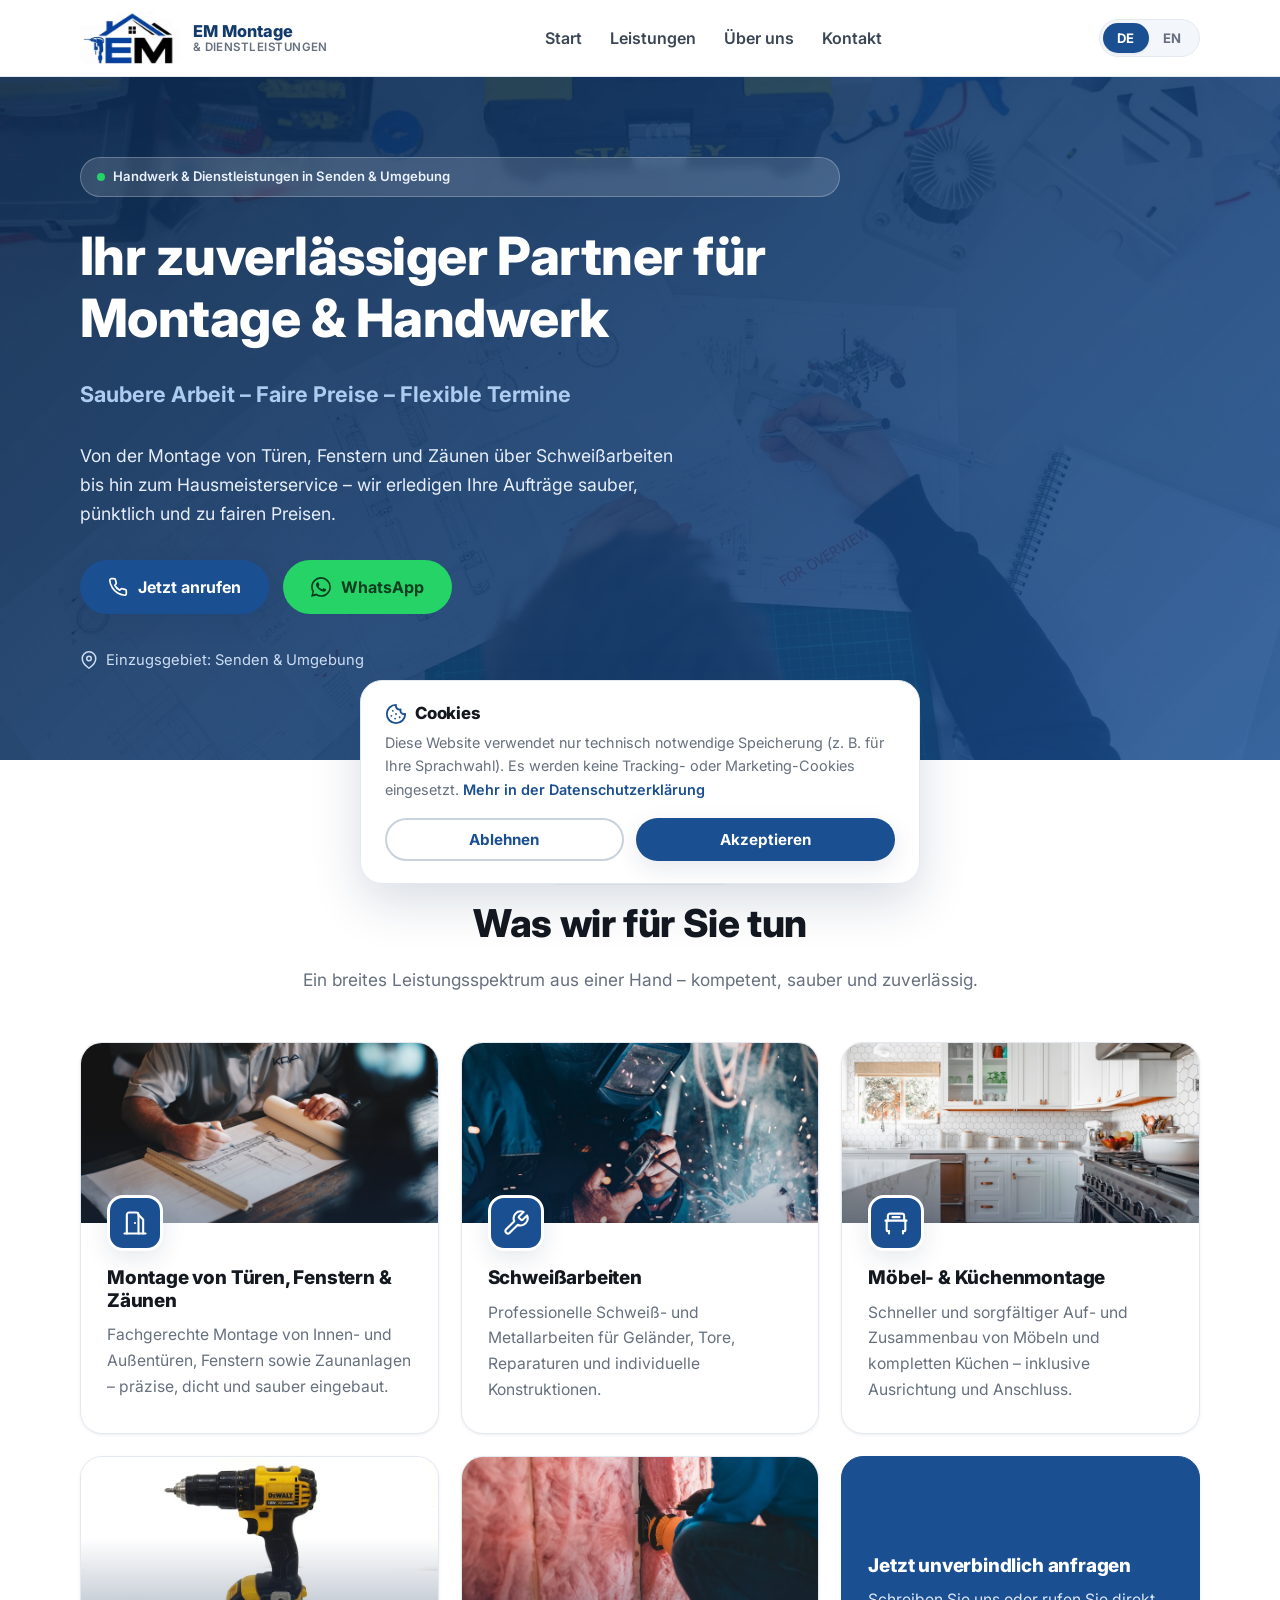
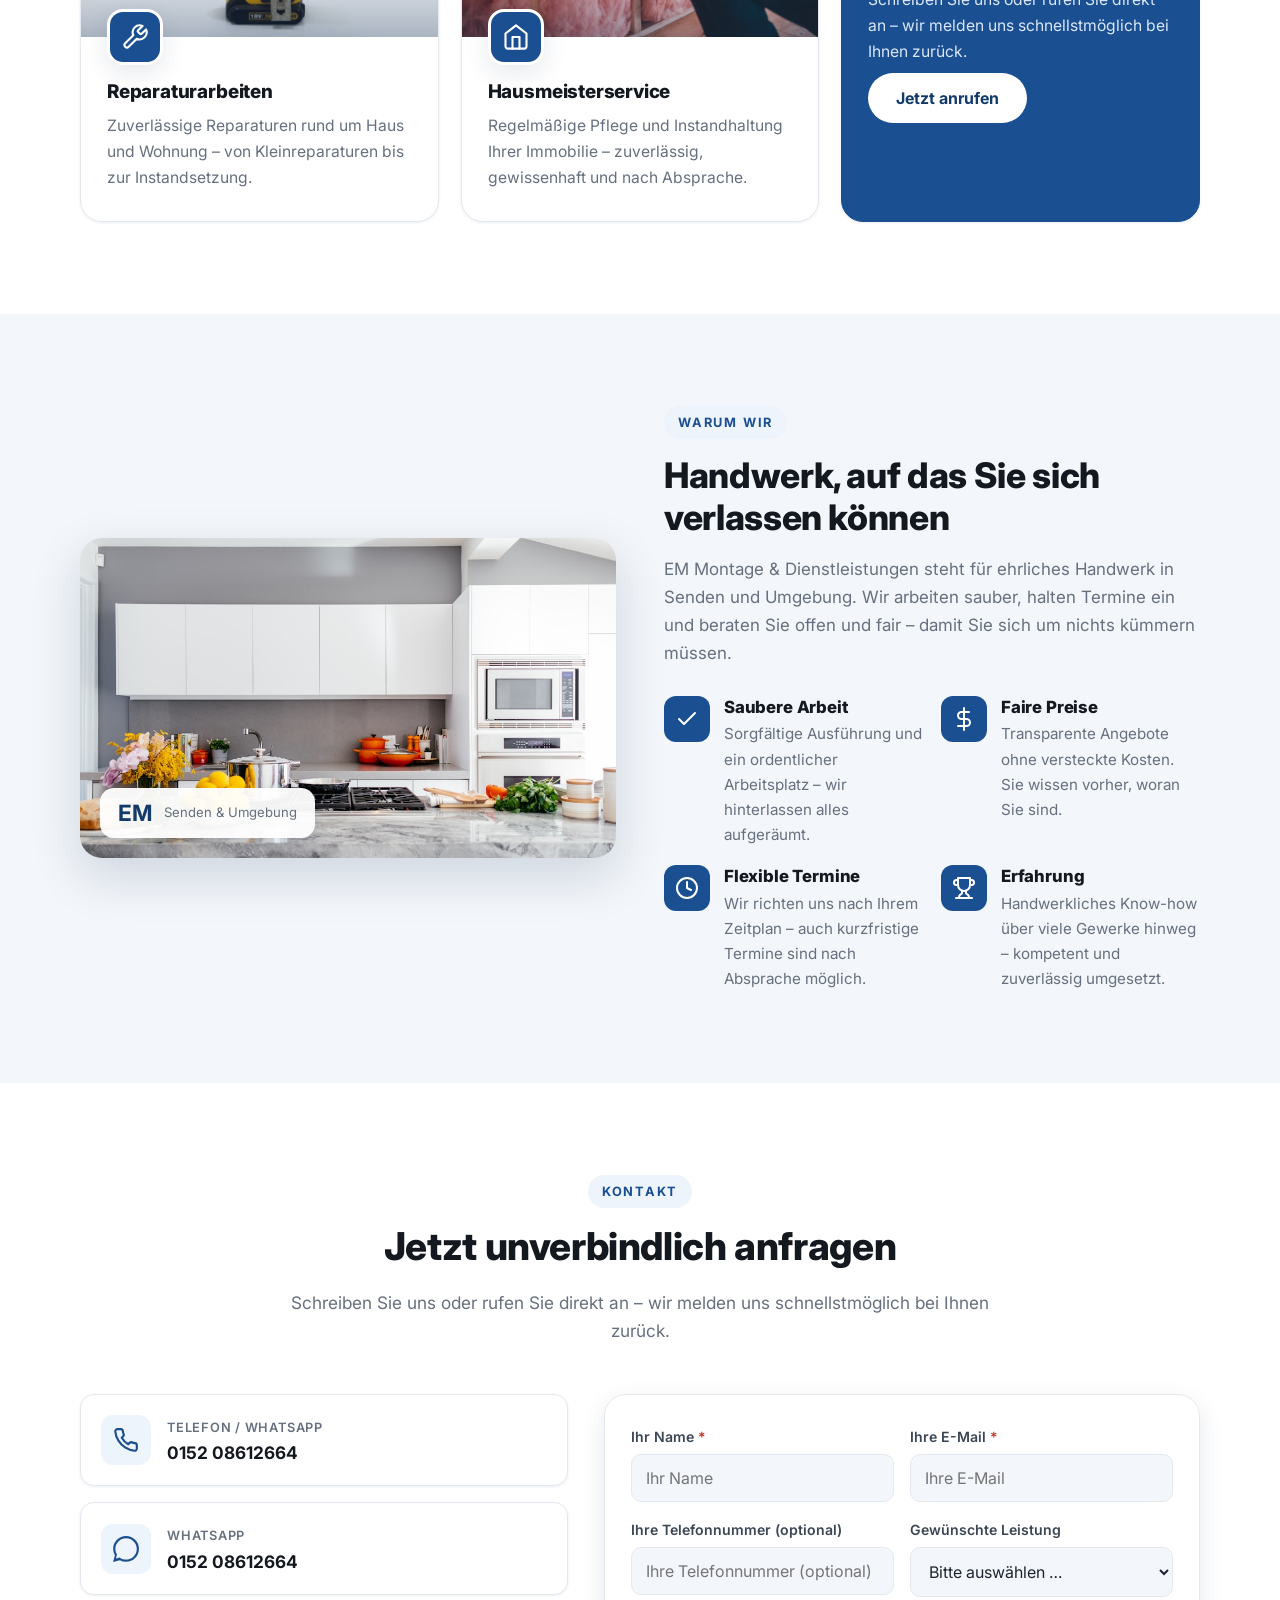
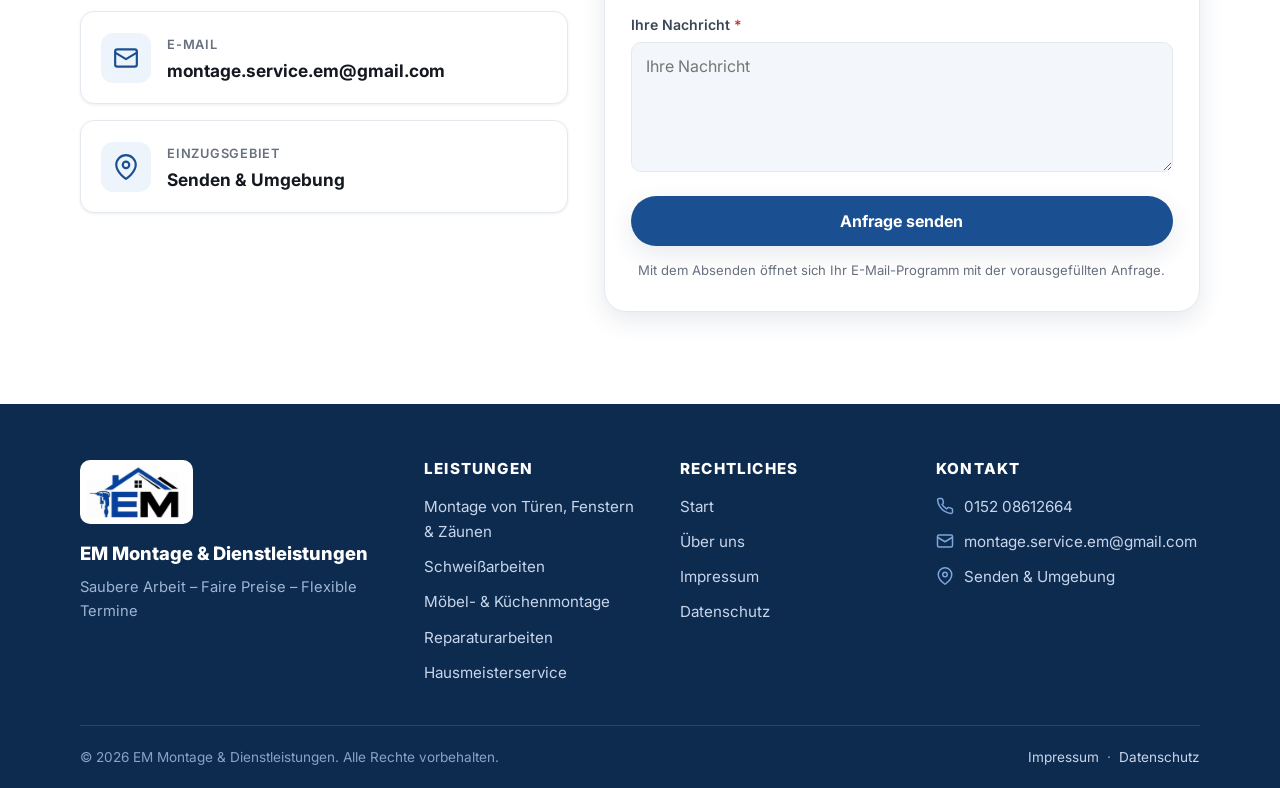
<file: index.html>
<!DOCTYPE html>
<html lang="de">
  <head>
    <meta charset="UTF-8" />
    <meta name="viewport" content="width=device-width, initial-scale=1.0" />
    <title data-i18n="meta.title">EM Montage & Dienstleistungen – Senden & Umgebung</title>
    <meta name="description" data-i18n-attr="content:meta.description" content="EM Montage & Dienstleistungen aus Senden: Montage von Türen, Fenstern & Zäunen, Schweißarbeiten, Möbel- & Küchenmontage, Reparaturen und Hausmeisterservice." />
    <meta name="theme-color" content="#1a4f91" />

    <!-- Link-Vorschau (Open Graph / WhatsApp, Facebook, LinkedIn …) -->
    <meta property="og:type" content="website" />
    <meta property="og:site_name" content="EM Montage & Dienstleistungen" />
    <meta property="og:title" content="EM Montage & Dienstleistungen – Senden & Umgebung" />
    <meta property="og:description" content="Saubere Arbeit – Faire Preise – Flexible Termine. Montage von Türen, Fenstern & Zäunen, Schweißarbeiten, Möbel- & Küchenmontage, Reparaturen und Hausmeisterservice." />
    <meta property="og:url" content="https://stuttgarterwebsite2026-source.github.io/EM_Montage/" />
    <meta property="og:image" content="https://stuttgarterwebsite2026-source.github.io/EM_Montage/assets/img/og-image.png" />
    <meta property="og:image:width" content="1200" />
    <meta property="og:image:height" content="630" />
    <meta property="og:image:alt" content="EM Montage & Dienstleistungen Logo" />
    <meta property="og:locale" content="de_DE" />
    <!-- Twitter / X -->
    <meta name="twitter:card" content="summary_large_image" />
    <meta name="twitter:title" content="EM Montage & Dienstleistungen – Senden & Umgebung" />
    <meta name="twitter:description" content="Saubere Arbeit – Faire Preise – Flexible Termine. Handwerk & Dienstleistungen in Senden & Umgebung." />
    <meta name="twitter:image" content="https://stuttgarterwebsite2026-source.github.io/EM_Montage/assets/img/og-image.png" />

    <!-- Schriftart -->
    <link rel="preconnect" href="https://fonts.googleapis.com" />
    <link rel="preconnect" href="https://fonts.gstatic.com" crossorigin />
    <link
      href="https://fonts.googleapis.com/css2?family=Inter:wght@400;500;600;700;800&display=swap"
      rel="stylesheet"
    />

    <link rel="icon" type="image/png" href="assets/img/favicon.png" />
    <link rel="stylesheet" href="css/styles.css" />
  </head>
  <body>
    <a class="skip-link" href="#leistungen">Zum Inhalt springen</a>

    <!-- ====================== HEADER / NAVBAR ====================== -->
    <header class="site-header">
      <div class="container navbar">
        <a class="brand" href="#start" aria-label="EM Montage & Dienstleistungen – Startseite">
          <img
            class="brand__logo"
            src="assets/img/EM_Montage_logo.png"
            alt="EM Montage & Dienstleistungen Logo"
          />
          <span class="brand__text">
            <span class="brand__name">EM Montage</span>
            <span class="brand__sub">& Dienstleistungen</span>
          </span>
        </a>

        <nav class="nav" id="primary-nav" aria-label="Hauptnavigation">
          <ul class="nav__list">
            <li><a class="nav__link" href="#start" data-i18n="nav.home">Start</a></li>
            <li><a class="nav__link" href="#leistungen" data-i18n="nav.services">Leistungen</a></li>
            <li><a class="nav__link" href="#ueber-uns" data-i18n="nav.about">Über uns</a></li>
            <li><a class="nav__link" href="#kontakt" data-i18n="nav.contact">Kontakt</a></li>
          </ul>
        </nav>

        <div class="nav-actions">
          <div class="lang-switch" role="group" data-i18n-attr="aria-label:nav.langLabel" aria-label="Sprache wechseln">
            <button type="button" class="lang-btn" data-lang-btn="de" aria-pressed="true">DE</button>
            <button type="button" class="lang-btn" data-lang-btn="en" aria-pressed="false">EN</button>
          </div>
          <button
            type="button"
            class="nav-toggle"
            data-nav-toggle
            aria-expanded="false"
            aria-controls="primary-nav"
            data-i18n-attr="aria-label:nav.menu"
            aria-label="Menü öffnen"
          >
            <span></span><span></span><span></span>
          </button>
        </div>
      </div>
    </header>

    <main>
      <!-- ====================== HERO ====================== -->
      <section class="hero" id="start">
        <div class="container">
          <div class="hero__inner">
            <span class="hero__badge" data-i18n="hero.badge"></span>
            <h1 class="hero__title" data-i18n="hero.title"></h1>
            <p class="hero__slogan" data-i18n="hero.slogan"></p>
            <p class="hero__text" data-i18n="hero.text"></p>
            <div class="hero__actions">
              <a class="btn btn--primary" href="tel:+4915208612664">
                <svg viewBox="0 0 24 24" fill="none" stroke="currentColor" stroke-width="2" stroke-linecap="round" stroke-linejoin="round" aria-hidden="true"><path d="M22 16.92v3a2 2 0 0 1-2.18 2 19.79 19.79 0 0 1-8.63-3.07 19.5 19.5 0 0 1-6-6 19.79 19.79 0 0 1-3.07-8.67A2 2 0 0 1 4.11 2h3a2 2 0 0 1 2 1.72c.13.96.36 1.9.7 2.81a2 2 0 0 1-.45 2.11L8.09 9.91a16 16 0 0 0 6 6l1.27-1.27a2 2 0 0 1 2.11-.45c.91.34 1.85.57 2.81.7A2 2 0 0 1 22 16.92z"/></svg>
                <span data-i18n="hero.callBtn">Jetzt anrufen</span>
              </a>
              <a class="btn btn--whatsapp" href="https://wa.me/4915208612664" target="_blank" rel="noopener">
                <svg viewBox="0 0 24 24" fill="currentColor" aria-hidden="true"><path d="M.057 24l1.687-6.163a11.867 11.867 0 0 1-1.587-5.946C.16 5.335 5.495 0 12.05 0a11.817 11.817 0 0 1 8.413 3.488 11.824 11.824 0 0 1 3.48 8.414c-.003 6.557-5.338 11.892-11.893 11.892a11.9 11.9 0 0 1-5.688-1.448L.057 24zm6.597-3.807c1.676.995 3.276 1.591 5.392 1.592 5.448 0 9.886-4.434 9.889-9.885.002-5.462-4.415-9.89-9.881-9.892-5.452 0-9.887 4.434-9.889 9.884a9.86 9.86 0 0 0 1.512 5.26l-.999 3.648 3.736-.981zm11.387-5.464c-.074-.124-.272-.198-.57-.347-.297-.149-1.758-.868-2.031-.967-.272-.099-.47-.149-.669.149-.198.297-.768.967-.941 1.165-.173.198-.347.223-.644.074-.297-.149-1.255-.462-2.39-1.475-.883-.788-1.48-1.761-1.653-2.059-.173-.297-.018-.458.13-.606.134-.133.297-.347.446-.521.151-.172.2-.296.3-.495.099-.198.05-.372-.025-.521-.075-.148-.669-1.611-.916-2.206-.242-.579-.487-.501-.669-.51l-.57-.01c-.198 0-.52.074-.792.372s-1.04 1.016-1.04 2.479 1.065 2.876 1.213 3.074c.149.198 2.095 3.2 5.076 4.487.71.306 1.263.489 1.694.626.712.226 1.36.194 1.872.118.571-.085 1.758-.719 2.006-1.413.247-.694.247-1.289.173-1.413z"/></svg>
                <span data-i18n="hero.whatsappBtn">WhatsApp</span>
              </a>
            </div>
            <span class="hero__region">
              <svg viewBox="0 0 24 24" fill="none" stroke="currentColor" stroke-width="2" stroke-linecap="round" stroke-linejoin="round" aria-hidden="true"><path d="M21 10c0 7-9 13-9 13s-9-6-9-13a9 9 0 0 1 18 0z"/><circle cx="12" cy="10" r="3"/></svg>
              <span data-i18n="hero.regionLabel"></span>
            </span>
          </div>
        </div>
      </section>

      <!-- ====================== LEISTUNGEN ====================== -->
      <section class="section" id="leistungen">
        <div class="container">
          <div class="section__head" data-reveal>
            <span class="eyebrow" data-i18n="services.eyebrow"></span>
            <h2 class="section__title" data-i18n="services.title"></h2>
            <p class="section__subtitle" data-i18n="services.subtitle"></p>
          </div>

          <div class="services-grid">
            <!-- 1: Türen, Fenster, Zäune -->
            <article class="service-card" data-reveal data-reveal-delay="1">
              <div class="service-card__media">
                <img src="assets/img/service-tueren.jpg" alt="Montage von Türen und Fenstern" loading="lazy" />
              </div>
              <div class="service-card__body">
                <span class="service-card__icon">
                  <svg viewBox="0 0 24 24" fill="none" stroke="currentColor" stroke-width="1.8" stroke-linecap="round" stroke-linejoin="round" aria-hidden="true"><path d="M3 21h18"/><path d="M5 21V5a2 2 0 0 1 2-2h6a2 2 0 0 1 2 2v16"/><path d="M12 12h.01"/><path d="M19 21V9l-4-4"/></svg>
                </span>
                <h3 class="service-card__title" data-i18n="services.1.title"></h3>
                <p class="service-card__text" data-i18n="services.1.text"></p>
              </div>
            </article>

            <!-- 2: Schweißarbeiten -->
            <article class="service-card" data-reveal data-reveal-delay="2">
              <div class="service-card__media">
                <img src="assets/img/service-schweissen.jpg" alt="Schweißarbeiten" loading="lazy" />
              </div>
              <div class="service-card__body">
                <span class="service-card__icon">
                  <svg viewBox="0 0 24 24" fill="none" stroke="currentColor" stroke-width="1.8" stroke-linecap="round" stroke-linejoin="round" aria-hidden="true"><path d="M14.7 6.3a1 1 0 0 0 0 1.4l1.6 1.6a1 1 0 0 0 1.4 0l3.77-3.77a6 6 0 0 1-7.94 7.94l-6.91 6.91a2.12 2.12 0 0 1-3-3l6.91-6.91a6 6 0 0 1 7.94-7.94l-3.76 3.76z"/></svg>
                </span>
                <h3 class="service-card__title" data-i18n="services.2.title"></h3>
                <p class="service-card__text" data-i18n="services.2.text"></p>
              </div>
            </article>

            <!-- 3: Möbel- & Küchenmontage -->
            <article class="service-card" data-reveal data-reveal-delay="3">
              <div class="service-card__media">
                <img src="assets/img/service-kueche.jpg" alt="Möbel- und Küchenmontage" loading="lazy" />
              </div>
              <div class="service-card__body">
                <span class="service-card__icon">
                  <svg viewBox="0 0 24 24" fill="none" stroke="currentColor" stroke-width="1.8" stroke-linecap="round" stroke-linejoin="round" aria-hidden="true"><path d="M3 10h18"/><path d="M5 10V6a2 2 0 0 1 2-2h10a2 2 0 0 1 2 2v4"/><path d="M4 10v8a1 1 0 0 0 1 1h1"/><path d="M20 10v8a1 1 0 0 1-1 1h-1"/><path d="M6 19v2"/><path d="M18 19v2"/><path d="M9 7h6"/></svg>
                </span>
                <h3 class="service-card__title" data-i18n="services.3.title"></h3>
                <p class="service-card__text" data-i18n="services.3.text"></p>
              </div>
            </article>

            <!-- 4: Reparaturarbeiten -->
            <article class="service-card" data-reveal data-reveal-delay="1">
              <div class="service-card__media">
                <img src="assets/img/service-reparatur.jpg" alt="Reparaturarbeiten" loading="lazy" />
              </div>
              <div class="service-card__body">
                <span class="service-card__icon">
                  <svg viewBox="0 0 24 24" fill="none" stroke="currentColor" stroke-width="1.8" stroke-linecap="round" stroke-linejoin="round" aria-hidden="true"><path d="M14.7 6.3a1 1 0 0 0 0 1.4l1.6 1.6a1 1 0 0 0 1.4 0l3.77-3.77a6 6 0 0 1-7.94 7.94l-6.91 6.91a2.12 2.12 0 0 1-3-3l6.91-6.91a6 6 0 0 1 7.94-7.94l-3.76 3.76z"/></svg>
                </span>
                <h3 class="service-card__title" data-i18n="services.4.title"></h3>
                <p class="service-card__text" data-i18n="services.4.text"></p>
              </div>
            </article>

            <!-- 5: Hausmeisterservice -->
            <article class="service-card" data-reveal data-reveal-delay="2">
              <div class="service-card__media">
                <img src="assets/img/service-hausmeister.jpg" alt="Hausmeisterservice" loading="lazy" />
              </div>
              <div class="service-card__body">
                <span class="service-card__icon">
                  <svg viewBox="0 0 24 24" fill="none" stroke="currentColor" stroke-width="1.8" stroke-linecap="round" stroke-linejoin="round" aria-hidden="true"><path d="m3 9 9-7 9 7v11a2 2 0 0 1-2 2H5a2 2 0 0 1-2-2z"/><path d="M9 22V12h6v10"/></svg>
                </span>
                <h3 class="service-card__title" data-i18n="services.5.title"></h3>
                <p class="service-card__text" data-i18n="services.5.text"></p>
              </div>
            </article>

            <!-- CTA-Karte -->
            <article class="service-card service-card--cta" data-reveal data-reveal-delay="3" style="background:var(--blue);border-color:var(--blue);color:#fff;">
              <h3 class="service-card__title" style="color:#fff" data-i18n="contact.title"></h3>
              <p class="service-card__text" style="color:#dbe7f7" data-i18n="contact.subtitle"></p>
              <a class="btn btn--light" href="#kontakt" style="margin-top:8px;align-self:flex-start" data-i18n="hero.callBtn"></a>
            </article>
          </div>
        </div>
      </section>

      <!-- ====================== ÜBER UNS ====================== -->
      <section class="section section--tint" id="ueber-uns">
        <div class="container">
          <div class="about">
            <div class="about__media" data-reveal>
              <img
                src="assets/img/about.jpg"
                alt="Handwerker bei der Arbeit"
                loading="lazy"
              />
              <div class="about__badge">
                <strong>EM</strong>
                <span data-i18n="footer.region">Senden &amp; Umgebung</span>
              </div>
            </div>

            <div data-reveal data-reveal-delay="1">
              <span class="eyebrow" data-i18n="about.eyebrow"></span>
              <h2 class="about__title" data-i18n="about.title"></h2>
              <p class="about__text" data-i18n="about.text"></p>

              <div class="trust-grid">
                <div class="trust-item">
                  <span class="trust-item__icon">
                    <svg viewBox="0 0 24 24" fill="none" stroke="currentColor" stroke-width="2" stroke-linecap="round" stroke-linejoin="round" aria-hidden="true"><path d="M20 6 9 17l-5-5"/></svg>
                  </span>
                  <div>
                    <h3 data-i18n="about.point1.title"></h3>
                    <p data-i18n="about.point1.text"></p>
                  </div>
                </div>
                <div class="trust-item">
                  <span class="trust-item__icon">
                    <svg viewBox="0 0 24 24" fill="none" stroke="currentColor" stroke-width="2" stroke-linecap="round" stroke-linejoin="round" aria-hidden="true"><line x1="12" y1="1" x2="12" y2="23"/><path d="M17 5H9.5a3.5 3.5 0 0 0 0 7h5a3.5 3.5 0 0 1 0 7H6"/></svg>
                  </span>
                  <div>
                    <h3 data-i18n="about.point2.title"></h3>
                    <p data-i18n="about.point2.text"></p>
                  </div>
                </div>
                <div class="trust-item">
                  <span class="trust-item__icon">
                    <svg viewBox="0 0 24 24" fill="none" stroke="currentColor" stroke-width="2" stroke-linecap="round" stroke-linejoin="round" aria-hidden="true"><circle cx="12" cy="12" r="10"/><polyline points="12 6 12 12 16 14"/></svg>
                  </span>
                  <div>
                    <h3 data-i18n="about.point3.title"></h3>
                    <p data-i18n="about.point3.text"></p>
                  </div>
                </div>
                <div class="trust-item">
                  <span class="trust-item__icon">
                    <svg viewBox="0 0 24 24" fill="none" stroke="currentColor" stroke-width="2" stroke-linecap="round" stroke-linejoin="round" aria-hidden="true"><path d="M6 9H4.5a2.5 2.5 0 0 1 0-5H6"/><path d="M18 9h1.5a2.5 2.5 0 0 0 0-5H18"/><path d="M4 22h16"/><path d="M10 14.66V17c0 .55-.47.98-.97 1.21C7.85 18.75 7 20.24 7 22"/><path d="M14 14.66V17c0 .55.47.98.97 1.21C16.15 18.75 17 20.24 17 22"/><path d="M18 2H6v7a6 6 0 0 0 12 0V2Z"/></svg>
                  </span>
                  <div>
                    <h3 data-i18n="about.point4.title"></h3>
                    <p data-i18n="about.point4.text"></p>
                  </div>
                </div>
              </div>
            </div>
          </div>
        </div>
      </section>

      <!-- ====================== KONTAKT ====================== -->
      <section class="section" id="kontakt">
        <div class="container">
          <div class="section__head" data-reveal>
            <span class="eyebrow" data-i18n="contact.eyebrow"></span>
            <h2 class="section__title" data-i18n="contact.title"></h2>
            <p class="section__subtitle" data-i18n="contact.subtitle"></p>
          </div>

          <div class="contact">
            <!-- Kontaktinfos -->
            <div class="contact-info" data-reveal>
              <a class="contact-card" href="tel:+4915208612664">
                <span class="contact-card__icon">
                  <svg viewBox="0 0 24 24" fill="none" stroke="currentColor" stroke-width="2" stroke-linecap="round" stroke-linejoin="round" aria-hidden="true"><path d="M22 16.92v3a2 2 0 0 1-2.18 2 19.79 19.79 0 0 1-8.63-3.07 19.5 19.5 0 0 1-6-6 19.79 19.79 0 0 1-3.07-8.67A2 2 0 0 1 4.11 2h3a2 2 0 0 1 2 1.72c.13.96.36 1.9.7 2.81a2 2 0 0 1-.45 2.11L8.09 9.91a16 16 0 0 0 6 6l1.27-1.27a2 2 0 0 1 2.11-.45c.91.34 1.85.57 2.81.7A2 2 0 0 1 22 16.92z"/></svg>
                </span>
                <span>
                  <span class="contact-card__label" data-i18n="contact.phoneLabel"></span><br />
                  <span class="contact-card__value">0152 08612664</span>
                </span>
              </a>

              <a class="contact-card" href="https://wa.me/4915208612664" target="_blank" rel="noopener">
                <span class="contact-card__icon">
                  <svg viewBox="0 0 24 24" fill="currentColor" aria-hidden="true"><path d="M.057 24l1.687-6.163a11.867 11.867 0 0 1-1.587-5.946C.16 5.335 5.495 0 12.05 0a11.817 11.817 0 0 1 8.413 3.488 11.824 11.824 0 0 1 3.48 8.414c-.003 6.557-5.338 11.892-11.893 11.892a11.9 11.9 0 0 1-5.688-1.448L.057 24zm6.597-3.807c1.676.995 3.276 1.591 5.392 1.592 5.448 0 9.886-4.434 9.889-9.885.002-5.462-4.415-9.89-9.881-9.892-5.452 0-9.887 4.434-9.889 9.884a9.86 9.86 0 0 0 1.512 5.26l-.999 3.648 3.736-.981z"/></svg>
                </span>
                <span>
                  <span class="contact-card__label">WhatsApp</span><br />
                  <span class="contact-card__value">0152 08612664</span>
                </span>
              </a>

              <a class="contact-card" href="mailto:montage.service.em@gmail.com">
                <span class="contact-card__icon">
                  <svg viewBox="0 0 24 24" fill="none" stroke="currentColor" stroke-width="2" stroke-linecap="round" stroke-linejoin="round" aria-hidden="true"><rect x="2" y="4" width="20" height="16" rx="2"/><path d="m22 7-10 6L2 7"/></svg>
                </span>
                <span>
                  <span class="contact-card__label" data-i18n="contact.emailLabel"></span><br />
                  <span class="contact-card__value">montage.service.em@gmail.com</span>
                </span>
              </a>

              <div class="contact-card">
                <span class="contact-card__icon">
                  <svg viewBox="0 0 24 24" fill="none" stroke="currentColor" stroke-width="2" stroke-linecap="round" stroke-linejoin="round" aria-hidden="true"><path d="M21 10c0 7-9 13-9 13s-9-6-9-13a9 9 0 0 1 18 0z"/><circle cx="12" cy="10" r="3"/></svg>
                </span>
                <span>
                  <span class="contact-card__label" data-i18n="contact.regionTitle"></span><br />
                  <span class="contact-card__value" data-i18n="contact.regionValue"></span>
                </span>
              </div>
            </div>

            <!-- Kontaktformular -->
            <form class="contact-form" id="contact-form" novalidate data-reveal data-reveal-delay="1">
              <p class="form-error" hidden></p>

              <div class="form-grid-2">
                <div class="form-row">
                  <label class="field-label" for="cf-name">
                    <span data-i18n="contact.form.name"></span> <span class="req">*</span>
                  </label>
                  <input class="input" type="text" id="cf-name" name="name" required data-i18n-attr="placeholder:contact.form.name" />
                </div>
                <div class="form-row">
                  <label class="field-label" for="cf-email">
                    <span data-i18n="contact.form.email"></span> <span class="req">*</span>
                  </label>
                  <input class="input" type="email" id="cf-email" name="email" required data-i18n-attr="placeholder:contact.form.email" />
                </div>
              </div>

              <div class="form-grid-2">
                <div class="form-row">
                  <label class="field-label" for="cf-phone" data-i18n="contact.form.phone"></label>
                  <input class="input" type="tel" id="cf-phone" name="phone" data-i18n-attr="placeholder:contact.form.phone" />
                </div>
                <div class="form-row">
                  <label class="field-label" for="cf-service" data-i18n="contact.form.service"></label>
                  <select class="select" id="cf-service" name="service">
                    <option value="" data-i18n="contact.form.serviceDefault"></option>
                    <option data-i18n="services.1.title"></option>
                    <option data-i18n="services.2.title"></option>
                    <option data-i18n="services.3.title"></option>
                    <option data-i18n="services.4.title"></option>
                    <option data-i18n="services.5.title"></option>
                  </select>
                </div>
              </div>

              <div class="form-row">
                <label class="field-label" for="cf-message">
                  <span data-i18n="contact.form.message"></span> <span class="req">*</span>
                </label>
                <textarea class="textarea" id="cf-message" name="message" required data-i18n-attr="placeholder:contact.form.message"></textarea>
              </div>

              <button type="submit" class="btn btn--primary btn--block" data-i18n="contact.form.submit"></button>
              <p class="form-note" data-i18n="contact.form.note"></p>
            </form>
          </div>
        </div>
      </section>
    </main>

    <!-- ====================== FOOTER ====================== -->
    <footer class="site-footer">
      <div class="container">
        <div class="footer-grid">
          <div class="footer-col footer-brand">
            <img class="footer-brand__logo" src="assets/img/EM_Montage_logo.png" alt="EM Montage & Dienstleistungen Logo" />
            <p class="footer-brand__name">EM Montage &amp; Dienstleistungen</p>
            <p class="footer-brand__tagline" data-i18n="footer.tagline"></p>
          </div>

          <div class="footer-col">
            <h4 data-i18n="footer.servicesTitle"></h4>
            <ul>
              <li><a href="#leistungen" data-i18n="services.1.title"></a></li>
              <li><a href="#leistungen" data-i18n="services.2.title"></a></li>
              <li><a href="#leistungen" data-i18n="services.3.title"></a></li>
              <li><a href="#leistungen" data-i18n="services.4.title"></a></li>
              <li><a href="#leistungen" data-i18n="services.5.title"></a></li>
            </ul>
          </div>

          <div class="footer-col">
            <h4 data-i18n="footer.linksTitle"></h4>
            <ul>
              <li><a href="#start" data-i18n="nav.home"></a></li>
              <li><a href="#ueber-uns" data-i18n="nav.about"></a></li>
              <li><a href="impressum.html" data-i18n="footer.imprint"></a></li>
              <li><a href="datenschutz.html" data-i18n="footer.privacy"></a></li>
            </ul>
          </div>

          <div class="footer-col">
            <h4 data-i18n="footer.contactTitle"></h4>
            <ul>
              <li class="footer-contact-item">
                <svg viewBox="0 0 24 24" fill="none" stroke="currentColor" stroke-width="2" stroke-linecap="round" stroke-linejoin="round" aria-hidden="true"><path d="M22 16.92v3a2 2 0 0 1-2.18 2 19.79 19.79 0 0 1-8.63-3.07 19.5 19.5 0 0 1-6-6 19.79 19.79 0 0 1-3.07-8.67A2 2 0 0 1 4.11 2h3a2 2 0 0 1 2 1.72c.13.96.36 1.9.7 2.81a2 2 0 0 1-.45 2.11L8.09 9.91a16 16 0 0 0 6 6l1.27-1.27a2 2 0 0 1 2.11-.45c.91.34 1.85.57 2.81.7A2 2 0 0 1 22 16.92z"/></svg>
                <a href="tel:+4915208612664">0152 08612664</a>
              </li>
              <li class="footer-contact-item">
                <svg viewBox="0 0 24 24" fill="none" stroke="currentColor" stroke-width="2" stroke-linecap="round" stroke-linejoin="round" aria-hidden="true"><rect x="2" y="4" width="20" height="16" rx="2"/><path d="m22 7-10 6L2 7"/></svg>
                <a href="mailto:montage.service.em@gmail.com">montage.service.em@gmail.com</a>
              </li>
              <li class="footer-contact-item">
                <svg viewBox="0 0 24 24" fill="none" stroke="currentColor" stroke-width="2" stroke-linecap="round" stroke-linejoin="round" aria-hidden="true"><path d="M21 10c0 7-9 13-9 13s-9-6-9-13a9 9 0 0 1 18 0z"/><circle cx="12" cy="10" r="3"/></svg>
                <span data-i18n="footer.region"></span>
              </li>
            </ul>
          </div>
        </div>

        <div class="footer-bottom">
          <span>&copy; <span id="current-year">2026</span> EM Montage &amp; Dienstleistungen. <span data-i18n="footer.rights"></span></span>
          <span>
            <a href="impressum.html" data-i18n="footer.imprint"></a>
            &nbsp;·&nbsp;
            <a href="datenschutz.html" data-i18n="footer.privacy"></a>
          </span>
        </div>
      </div>
    </footer>

    <!-- ====================== COOKIE-BANNER ====================== -->
    <aside class="cookie-banner" id="cookie-banner" role="dialog" aria-live="polite" aria-label="Cookie-Hinweis" hidden>
      <h2 class="cookie-banner__title">
        <svg viewBox="0 0 24 24" fill="none" stroke="currentColor" stroke-width="2" stroke-linecap="round" stroke-linejoin="round" aria-hidden="true"><path d="M12 2a10 10 0 1 0 10 10 4 4 0 0 1-5-5 4 4 0 0 1-5-5"/><path d="M8.5 8.5v.01"/><path d="M16 15.5v.01"/><path d="M12 12v.01"/><path d="M11 17v.01"/><path d="M7 14v.01"/></svg>
        Cookies
      </h2>
      <p class="cookie-banner__text">
        <span data-i18n="cookie.text"></span>
        <a href="datenschutz.html" data-i18n="cookie.privacyLink"></a>
      </p>
      <div class="cookie-banner__actions">
        <button type="button" class="btn btn--ghost" data-cookie-decline data-i18n="cookie.decline"></button>
        <button type="button" class="btn btn--primary" data-cookie-accept data-i18n="cookie.accept"></button>
      </div>
    </aside>

    <script src="js/translations.js"></script>
    <script src="js/main.js" defer></script>
  </body>
</html>
</file>
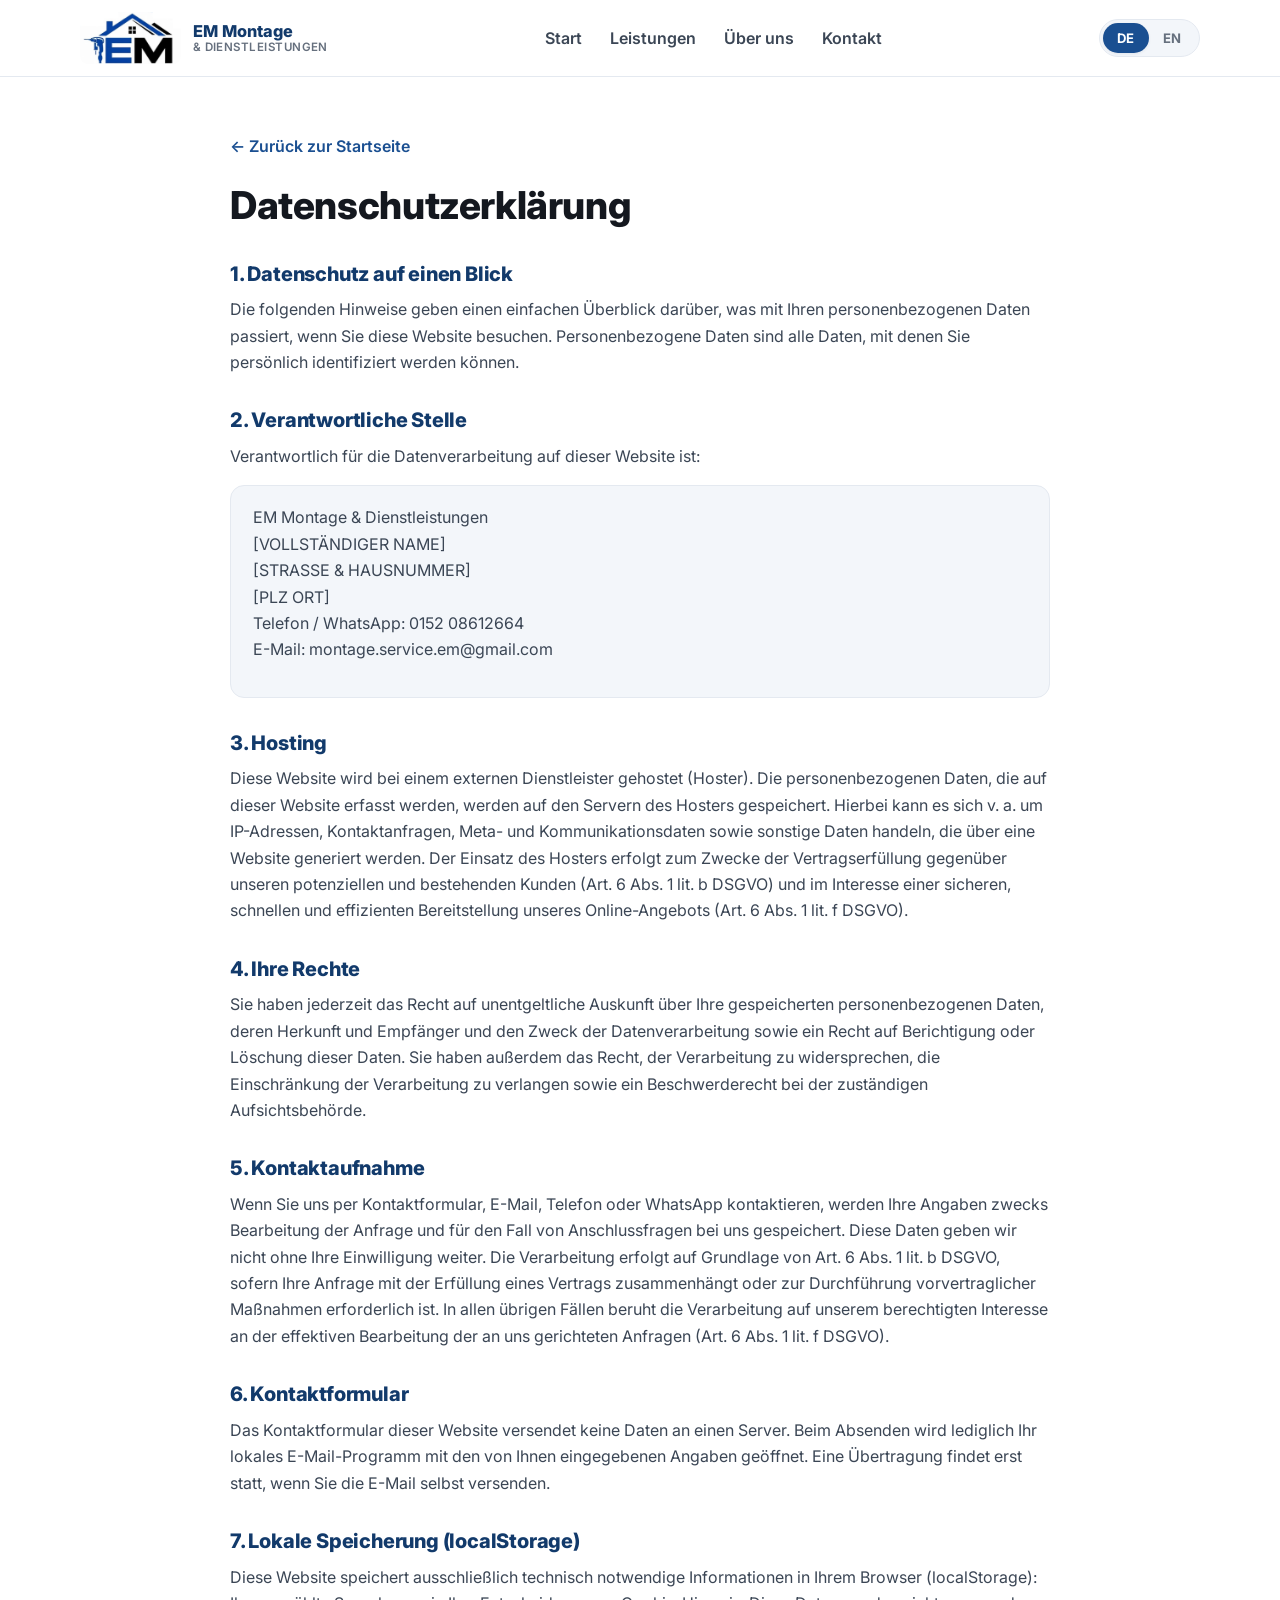
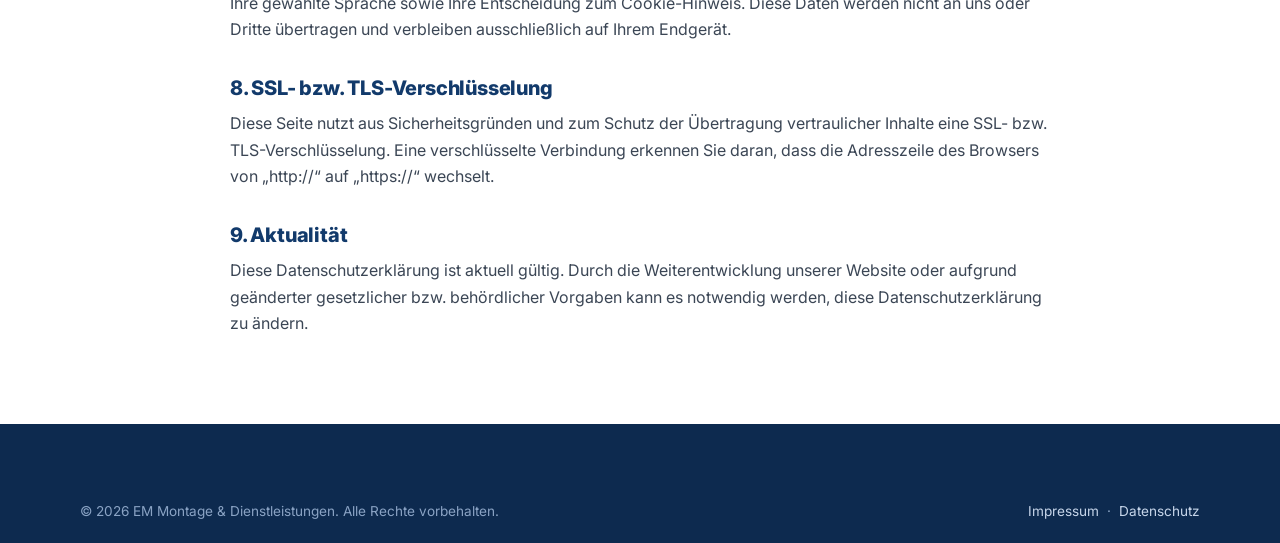
<file: datenschutz.html>
<!DOCTYPE html>
<html lang="de">
  <head>
    <meta charset="UTF-8" />
    <meta name="viewport" content="width=device-width, initial-scale=1.0" />
    <title data-i18n="privacy.title">Datenschutzerklärung – EM Montage & Dienstleistungen</title>
    <meta name="robots" content="noindex" />
    <meta name="theme-color" content="#1a4f91" />

    <link rel="preconnect" href="https://fonts.googleapis.com" />
    <link rel="preconnect" href="https://fonts.gstatic.com" crossorigin />
    <link
      href="https://fonts.googleapis.com/css2?family=Inter:wght@400;500;600;700;800&display=swap"
      rel="stylesheet"
    />
    <link rel="icon" type="image/png" href="assets/img/favicon.png" />
    <link rel="stylesheet" href="css/styles.css" />
  </head>
  <body>
    <!-- ====================== HEADER ====================== -->
    <header class="site-header">
      <div class="container navbar">
        <a class="brand" href="index.html" aria-label="EM Montage & Dienstleistungen – Startseite">
          <img class="brand__logo" src="assets/img/EM_Montage_logo.png" alt="EM Montage & Dienstleistungen Logo" />
          <span class="brand__text">
            <span class="brand__name">EM Montage</span>
            <span class="brand__sub">& Dienstleistungen</span>
          </span>
        </a>

        <nav class="nav" id="primary-nav" aria-label="Hauptnavigation">
          <ul class="nav__list">
            <li><a class="nav__link" href="index.html#start" data-i18n="nav.home">Start</a></li>
            <li><a class="nav__link" href="index.html#leistungen" data-i18n="nav.services">Leistungen</a></li>
            <li><a class="nav__link" href="index.html#ueber-uns" data-i18n="nav.about">Über uns</a></li>
            <li><a class="nav__link" href="index.html#kontakt" data-i18n="nav.contact">Kontakt</a></li>
          </ul>
        </nav>

        <div class="nav-actions">
          <div class="lang-switch" role="group" data-i18n-attr="aria-label:nav.langLabel" aria-label="Sprache wechseln">
            <button type="button" class="lang-btn" data-lang-btn="de" aria-pressed="true">DE</button>
            <button type="button" class="lang-btn" data-lang-btn="en" aria-pressed="false">EN</button>
          </div>
          <button type="button" class="nav-toggle" data-nav-toggle aria-expanded="false" aria-controls="primary-nav" data-i18n-attr="aria-label:nav.menu" aria-label="Menü öffnen">
            <span></span><span></span><span></span>
          </button>
        </div>
      </div>
    </header>

    <!-- ====================== INHALT ====================== -->
    <main class="legal">
      <div class="container">
        <div class="legal__wrap">
          <a class="legal__back" href="index.html" data-i18n="legal.back">← Zurück zur Startseite</a>

          <h1 data-i18n="privacy.title"></h1>

          <h2 data-i18n="privacy.introTitle"></h2>
          <p data-i18n="privacy.intro"></p>

          <h2 data-i18n="privacy.responsibleTitle"></h2>
          <p data-i18n="privacy.responsibleIntro"></p>
          <div class="legal-block">
            <p data-i18n="privacy.responsibleBody"></p>
          </div>

          <h2 data-i18n="privacy.hostingTitle"></h2>
          <p data-i18n="privacy.hosting"></p>

          <h2 data-i18n="privacy.rightsTitle"></h2>
          <p data-i18n="privacy.rights"></p>

          <h2 data-i18n="privacy.contactDataTitle"></h2>
          <p data-i18n="privacy.contactData"></p>

          <h2 data-i18n="privacy.formTitle"></h2>
          <p data-i18n="privacy.form"></p>

          <h2 data-i18n="privacy.storageTitle"></h2>
          <p data-i18n="privacy.storage"></p>

          <h2 data-i18n="privacy.sslTitle"></h2>
          <p data-i18n="privacy.ssl"></p>

          <h2 data-i18n="privacy.updatedTitle"></h2>
          <p data-i18n="privacy.updated"></p>
        </div>
      </div>
    </main>

    <!-- ====================== FOOTER ====================== -->
    <footer class="site-footer">
      <div class="container">
        <div class="footer-bottom" style="border-top:none;">
          <span>&copy; <span id="current-year">2026</span> EM Montage &amp; Dienstleistungen. <span data-i18n="footer.rights"></span></span>
          <span>
            <a href="impressum.html" data-i18n="footer.imprint"></a>
            &nbsp;·&nbsp;
            <a href="datenschutz.html" data-i18n="footer.privacy"></a>
          </span>
        </div>
      </div>
    </footer>

    <script src="js/translations.js"></script>
    <script src="js/main.js" defer></script>
  </body>
</html>
</file>
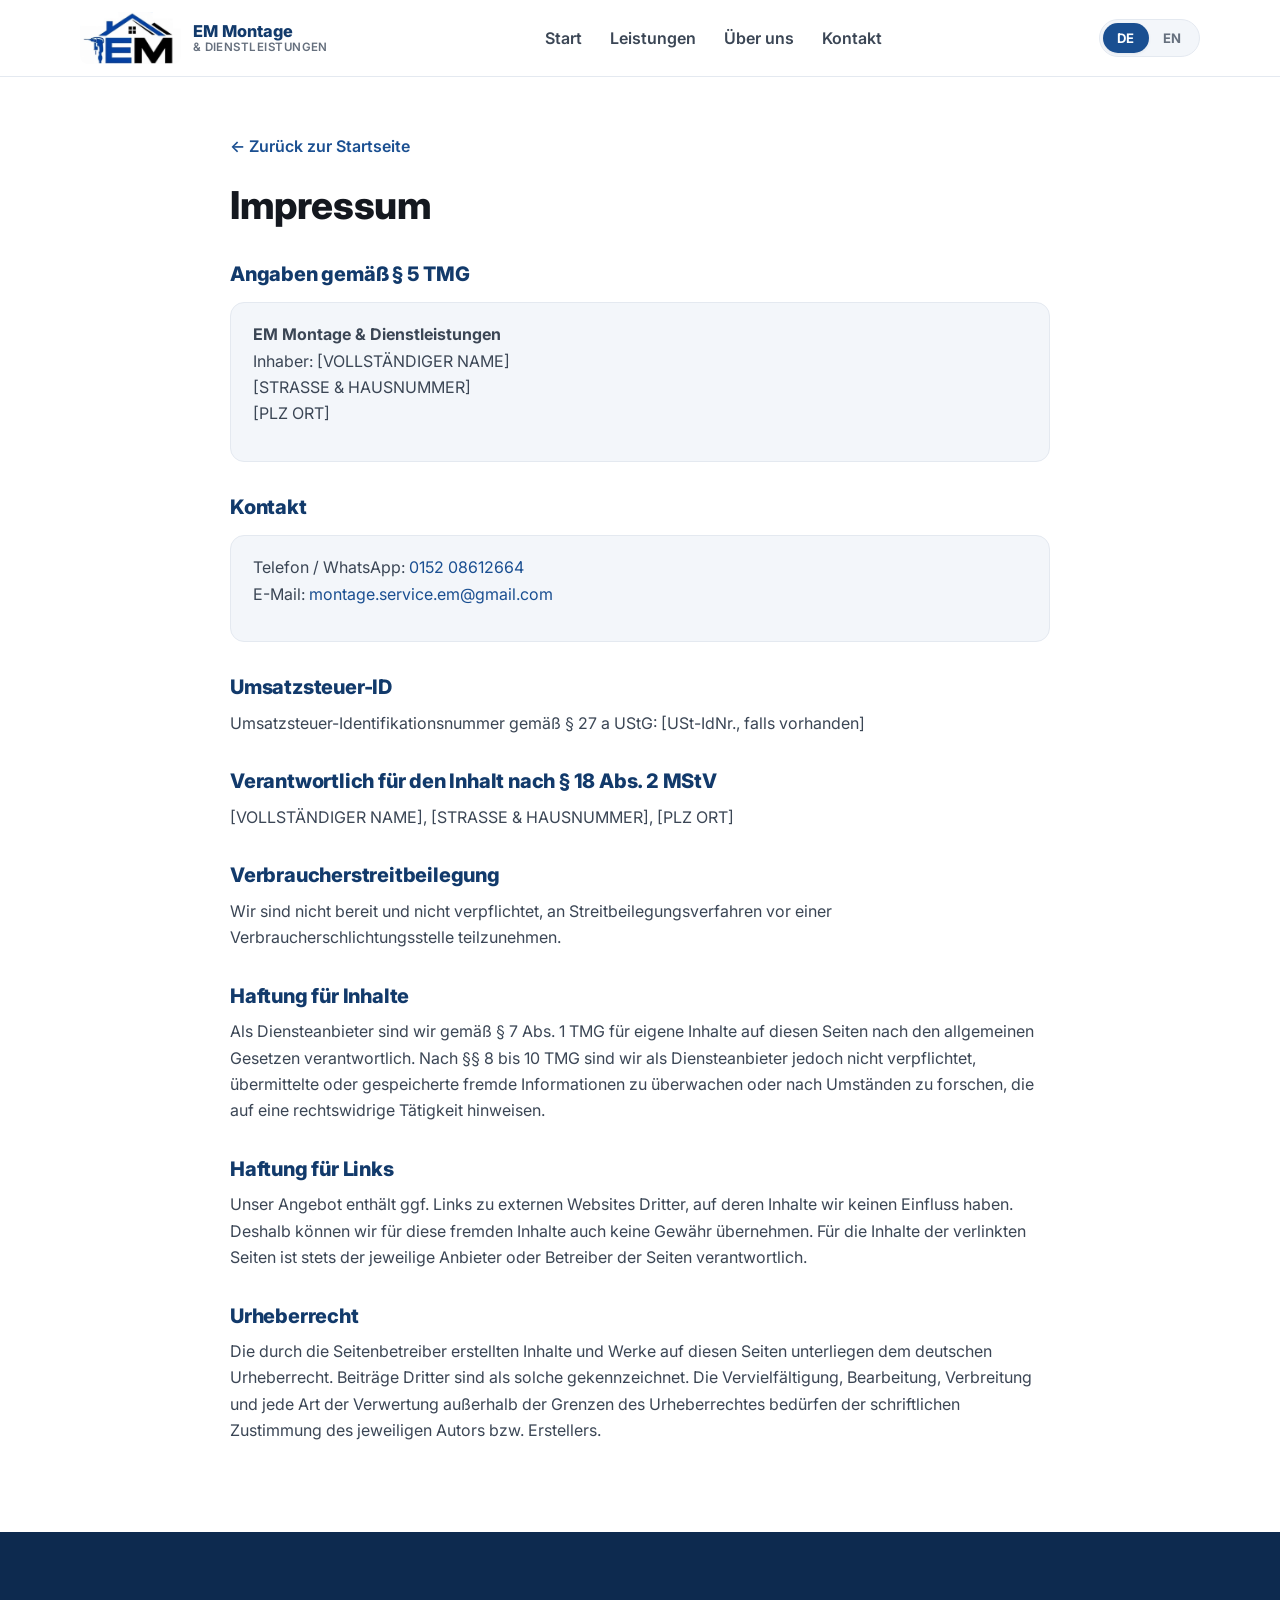
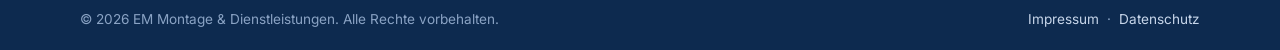
<file: impressum.html>
<!DOCTYPE html>
<html lang="de">
  <head>
    <meta charset="UTF-8" />
    <meta name="viewport" content="width=device-width, initial-scale=1.0" />
    <title data-i18n="imprint.title">Impressum – EM Montage & Dienstleistungen</title>
    <meta name="robots" content="noindex" />
    <meta name="theme-color" content="#1a4f91" />

    <link rel="preconnect" href="https://fonts.googleapis.com" />
    <link rel="preconnect" href="https://fonts.gstatic.com" crossorigin />
    <link
      href="https://fonts.googleapis.com/css2?family=Inter:wght@400;500;600;700;800&display=swap"
      rel="stylesheet"
    />
    <link rel="icon" type="image/png" href="assets/img/favicon.png" />
    <link rel="stylesheet" href="css/styles.css" />
  </head>
  <body>
    <!-- ====================== HEADER ====================== -->
    <header class="site-header">
      <div class="container navbar">
        <a class="brand" href="index.html" aria-label="EM Montage & Dienstleistungen – Startseite">
          <img class="brand__logo" src="assets/img/EM_Montage_logo.png" alt="EM Montage & Dienstleistungen Logo" />
          <span class="brand__text">
            <span class="brand__name">EM Montage</span>
            <span class="brand__sub">& Dienstleistungen</span>
          </span>
        </a>

        <nav class="nav" id="primary-nav" aria-label="Hauptnavigation">
          <ul class="nav__list">
            <li><a class="nav__link" href="index.html#start" data-i18n="nav.home">Start</a></li>
            <li><a class="nav__link" href="index.html#leistungen" data-i18n="nav.services">Leistungen</a></li>
            <li><a class="nav__link" href="index.html#ueber-uns" data-i18n="nav.about">Über uns</a></li>
            <li><a class="nav__link" href="index.html#kontakt" data-i18n="nav.contact">Kontakt</a></li>
          </ul>
        </nav>

        <div class="nav-actions">
          <div class="lang-switch" role="group" data-i18n-attr="aria-label:nav.langLabel" aria-label="Sprache wechseln">
            <button type="button" class="lang-btn" data-lang-btn="de" aria-pressed="true">DE</button>
            <button type="button" class="lang-btn" data-lang-btn="en" aria-pressed="false">EN</button>
          </div>
          <button type="button" class="nav-toggle" data-nav-toggle aria-expanded="false" aria-controls="primary-nav" data-i18n-attr="aria-label:nav.menu" aria-label="Menü öffnen">
            <span></span><span></span><span></span>
          </button>
        </div>
      </div>
    </header>

    <!-- ====================== INHALT ====================== -->
    <main class="legal">
      <div class="container">
        <div class="legal__wrap">
          <a class="legal__back" href="index.html" data-i18n="legal.back">← Zurück zur Startseite</a>

          <h1 data-i18n="imprint.title"></h1>

          <h2 data-i18n="imprint.tmgTitle"></h2>
          <div class="legal-block">
            <p>
              <strong data-i18n="imprint.company"></strong><br />
              <span data-i18n="imprint.ownerLabel"></span> <span data-i18n="imprint.owner"></span><br />
              <span data-i18n="imprint.street"></span><br />
              <span data-i18n="imprint.city"></span>
            </p>
          </div>

          <h2 data-i18n="imprint.contactTitle"></h2>
          <div class="legal-block">
            <p>
              <span data-i18n="imprint.phoneLabel"></span> <a href="tel:+4915208612664">0152 08612664</a><br />
              <span data-i18n="imprint.emailLabel"></span> <a href="mailto:montage.service.em@gmail.com">montage.service.em@gmail.com</a>
            </p>
          </div>

          <h2 data-i18n="imprint.vatTitle"></h2>
          <p data-i18n="imprint.vat"></p>

          <h2 data-i18n="imprint.responsibleTitle"></h2>
          <p data-i18n="imprint.responsible"></p>

          <h2 data-i18n="imprint.disputeTitle"></h2>
          <p data-i18n="imprint.dispute"></p>

          <h2 data-i18n="imprint.liabilityTitle"></h2>
          <p data-i18n="imprint.liability"></p>

          <h2 data-i18n="imprint.liabilityLinksTitle"></h2>
          <p data-i18n="imprint.liabilityLinks"></p>

          <h2 data-i18n="imprint.copyrightTitle"></h2>
          <p data-i18n="imprint.copyright"></p>
        </div>
      </div>
    </main>

    <!-- ====================== FOOTER ====================== -->
    <footer class="site-footer">
      <div class="container">
        <div class="footer-bottom" style="border-top:none;">
          <span>&copy; <span id="current-year">2026</span> EM Montage &amp; Dienstleistungen. <span data-i18n="footer.rights"></span></span>
          <span>
            <a href="impressum.html" data-i18n="footer.imprint"></a>
            &nbsp;·&nbsp;
            <a href="datenschutz.html" data-i18n="footer.privacy"></a>
          </span>
        </div>
      </div>
    </footer>

    <script src="js/translations.js"></script>
    <script src="js/main.js" defer></script>
  </body>
</html>
</file>
<file: css/styles.css>
/* =================================================================
   EM Montage & Dienstleistungen – Stylesheet
   Farbwelt aus dem Logo: Blau (#1a4f91), Schwarz, Weiß
   Mobile-First, responsiv, dezente Animationen
   ================================================================= */

:root {
  /* Marke */
  --blue: #1a4f91;
  --blue-dark: #123a6b;
  --blue-darker: #0d2a4f;
  --blue-light: #2e6bb8;
  --blue-tint: #eef4fb;
  --blue-tint-2: #dde9f7;

  /* Neutral */
  --black: #14181f;
  --ink: #1d2530;
  --gray-700: #3b4655;
  --gray-500: #66707e;
  --gray-300: #c9d2dd;
  --gray-200: #e4e9f0;
  --gray-100: #f3f6fa;
  --white: #ffffff;

  /* Akzent (WhatsApp) */
  --green: #25d366;
  --green-dark: #1da851;

  /* System */
  --shadow-sm: 0 1px 3px rgba(13, 42, 79, 0.08);
  --shadow-md: 0 8px 24px rgba(13, 42, 79, 0.1);
  --shadow-lg: 0 18px 50px rgba(13, 42, 79, 0.16);
  --radius: 14px;
  --radius-lg: 22px;
  --radius-pill: 999px;
  --container: 1160px;
  --header-h: 64px;
  --transition: 0.25s cubic-bezier(0.4, 0, 0.2, 1);

  --font: "Inter", system-ui, -apple-system, "Segoe UI", Roboto, Helvetica,
    Arial, sans-serif;
}

/* -------- Reset / Basis -------- */
*,
*::before,
*::after {
  box-sizing: border-box;
}

html {
  scroll-behavior: smooth;
  scroll-padding-top: var(--header-h);
  -webkit-text-size-adjust: 100%;
}

body {
  margin: 0;
  font-family: var(--font);
  font-size: 1rem;
  line-height: 1.65;
  color: var(--ink);
  background: var(--white);
  -webkit-font-smoothing: antialiased;
  overflow-x: hidden;
}

body.nav-open {
  overflow: hidden;
}

img {
  max-width: 100%;
  display: block;
}

a {
  color: var(--blue);
  text-decoration: none;
  transition: color var(--transition);
}
a:hover {
  color: var(--blue-dark);
}

h1,
h2,
h3,
h4 {
  font-weight: 800;
  line-height: 1.18;
  color: var(--black);
  letter-spacing: -0.01em;
  margin: 0 0 0.5em;
}

p {
  margin: 0 0 1em;
}

ul {
  margin: 0;
  padding: 0;
  list-style: none;
}

:focus-visible {
  outline: 3px solid var(--blue-light);
  outline-offset: 2px;
  border-radius: 4px;
}

/* -------- Layout-Helfer -------- */
.container {
  width: 100%;
  max-width: var(--container);
  margin: 0 auto;
  padding: 0 20px;
}

.section {
  padding: 56px 0;
}

.section--tint {
  background: var(--gray-100);
}

.section__head {
  max-width: 720px;
  margin: 0 auto 48px;
  text-align: center;
}

.eyebrow {
  display: inline-block;
  font-size: 0.8rem;
  font-weight: 700;
  letter-spacing: 0.14em;
  text-transform: uppercase;
  color: var(--blue);
  background: var(--blue-tint);
  padding: 6px 14px;
  border-radius: var(--radius-pill);
  margin-bottom: 16px;
}

.section__title {
  font-size: clamp(1.7rem, 4vw, 2.4rem);
}

.section__subtitle {
  color: var(--gray-500);
  font-size: 1.08rem;
  margin: 0;
}

.skip-link {
  position: absolute;
  left: -9999px;
  top: 0;
  background: var(--blue);
  color: #fff;
  padding: 10px 16px;
  border-radius: 0 0 8px 0;
  z-index: 2000;
}
.skip-link:focus {
  left: 0;
  color: #fff;
}

/* -------- Buttons -------- */
.btn {
  display: inline-flex;
  align-items: center;
  justify-content: center;
  gap: 10px;
  font-family: inherit;
  font-size: 1rem;
  font-weight: 700;
  line-height: 1;
  padding: 15px 26px;
  border: 2px solid transparent;
  border-radius: var(--radius-pill);
  cursor: pointer;
  transition: transform var(--transition), box-shadow var(--transition),
    background var(--transition), color var(--transition),
    border-color var(--transition);
  white-space: nowrap;
}
.btn:hover {
  transform: translateY(-2px);
}
.btn svg {
  width: 20px;
  height: 20px;
  flex: none;
}

.btn--primary {
  background: var(--blue);
  color: #fff;
  box-shadow: var(--shadow-md);
}
.btn--primary:hover {
  background: var(--blue-dark);
  color: #fff;
}

.btn--whatsapp {
  background: var(--green);
  color: #0b3d1e;
}
.btn--whatsapp:hover {
  background: var(--green-dark);
  color: #fff;
}

.btn--ghost {
  background: transparent;
  color: var(--blue);
  border-color: var(--gray-300);
}
.btn--ghost:hover {
  border-color: var(--blue);
  background: var(--blue-tint);
}

.btn--light {
  background: #fff;
  color: var(--blue-dark);
}
.btn--light:hover {
  background: var(--gray-100);
}

.btn--block {
  width: 100%;
}

/* =================================================================
   Header / Navbar
   ================================================================= */
.site-header {
  position: sticky;
  top: 0;
  z-index: 1000;
  background: rgba(255, 255, 255, 0.92);
  backdrop-filter: saturate(180%) blur(10px);
  -webkit-backdrop-filter: saturate(180%) blur(10px);
  border-bottom: 1px solid var(--gray-200);
  transition: box-shadow var(--transition), background var(--transition);
}
.site-header.is-scrolled {
  box-shadow: var(--shadow-sm);
}

.navbar {
  display: flex;
  align-items: center;
  justify-content: space-between;
  gap: 16px;
  height: var(--header-h);
}

.brand {
  display: flex;
  align-items: center;
  gap: 12px;
  font-weight: 800;
  color: var(--black);
  flex: none;
}
.brand:hover {
  color: var(--black);
}
.brand__logo {
  height: 52px;
  width: auto;
  border-radius: 8px;
}
.brand__text {
  display: flex;
  flex-direction: column;
  line-height: 1.1;
}
.brand__name {
  font-size: 1.02rem;
  font-weight: 800;
  color: var(--blue-dark);
}
.brand__sub {
  font-size: 0.72rem;
  font-weight: 600;
  letter-spacing: 0.04em;
  color: var(--gray-500);
  text-transform: uppercase;
}

/* Navigation */
.nav {
  display: flex;
  align-items: center;
  gap: 28px;
}
.nav__list {
  display: flex;
  align-items: center;
  gap: 28px;
}
.nav__link {
  font-weight: 600;
  color: var(--gray-700);
  position: relative;
  padding: 4px 0;
}
.nav__link::after {
  content: "";
  position: absolute;
  left: 0;
  bottom: -4px;
  width: 0;
  height: 2px;
  background: var(--blue);
  transition: width var(--transition);
}
.nav__link:hover {
  color: var(--blue-dark);
}
.nav__link:hover::after {
  width: 100%;
}

/* Sprach-Toggle */
.lang-switch {
  display: inline-flex;
  align-items: center;
  background: var(--gray-100);
  border: 1px solid var(--gray-200);
  border-radius: var(--radius-pill);
  padding: 3px;
  flex: none;
}
.lang-btn {
  font-family: inherit;
  font-size: 0.82rem;
  font-weight: 700;
  letter-spacing: 0.04em;
  color: var(--gray-500);
  background: transparent;
  border: none;
  padding: 7px 14px;
  border-radius: var(--radius-pill);
  cursor: pointer;
  transition: background var(--transition), color var(--transition);
}
.lang-btn.is-active {
  background: var(--blue);
  color: #fff;
  box-shadow: var(--shadow-sm);
}

.nav-actions {
  display: flex;
  align-items: center;
  gap: 14px;
  flex: none;
}

/* Hamburger */
.nav-toggle {
  display: none;
  flex-direction: column;
  justify-content: center;
  gap: 5px;
  width: 44px;
  height: 44px;
  background: transparent;
  border: 1px solid var(--gray-200);
  border-radius: 10px;
  cursor: pointer;
  padding: 0 10px;
}
.nav-toggle span {
  display: block;
  height: 2px;
  width: 100%;
  background: var(--blue-dark);
  border-radius: 2px;
  transition: transform var(--transition), opacity var(--transition);
}
.nav-toggle.is-open span:nth-child(1) {
  transform: translateY(7px) rotate(45deg);
}
.nav-toggle.is-open span:nth-child(2) {
  opacity: 0;
}
.nav-toggle.is-open span:nth-child(3) {
  transform: translateY(-7px) rotate(-45deg);
}

/* =================================================================
   Hero
   ================================================================= */
.hero {
  position: relative;
  color: #fff;
  background: linear-gradient(
      135deg,
      rgba(13, 42, 79, 0.92),
      rgba(26, 79, 145, 0.85)
    ),
    url("../assets/img/hero.jpg") center / cover no-repeat;
}
.hero__inner {
  display: grid;
  gap: 22px;
  padding: 56px 0 64px;
  max-width: 760px;
}
.hero__badge {
  display: inline-flex;
  align-items: center;
  gap: 8px;
  align-self: flex-start;
  font-size: 0.82rem;
  font-weight: 600;
  background: rgba(255, 255, 255, 0.14);
  border: 1px solid rgba(255, 255, 255, 0.25);
  color: #eaf1fb;
  padding: 8px 16px;
  border-radius: var(--radius-pill);
  backdrop-filter: blur(4px);
}
.hero__badge::before {
  content: "";
  width: 8px;
  height: 8px;
  border-radius: 50%;
  background: var(--green);
}
.hero__title {
  color: #fff;
  font-size: clamp(2rem, 5.5vw, 3.3rem);
  margin: 0;
}
.hero__slogan {
  font-size: clamp(1.05rem, 2.5vw, 1.35rem);
  font-weight: 700;
  color: #aecbf0;
  margin: 0;
}
.hero__text {
  font-size: 1.1rem;
  color: #e7eefa;
  max-width: 620px;
  margin: 0;
}
.hero__actions {
  display: flex;
  flex-wrap: wrap;
  gap: 14px;
  margin-top: 4px;
}
.hero__region {
  display: inline-flex;
  align-items: center;
  gap: 8px;
  font-size: 0.92rem;
  color: #cdddf3;
  margin-top: 6px;
}
.hero__region svg {
  width: 18px;
  height: 18px;
  flex: none;
}

/* =================================================================
   Leistungen
   ================================================================= */
.services-grid {
  display: grid;
  grid-template-columns: 1fr;
  gap: 22px;
}

.service-card {
  background: #fff;
  border: 1px solid var(--gray-200);
  border-radius: var(--radius-lg);
  box-shadow: var(--shadow-sm);
  transition: transform var(--transition), box-shadow var(--transition),
    border-color var(--transition);
  position: relative;
  overflow: hidden;
  display: flex;
  flex-direction: column;
}
.service-card:hover {
  transform: translateY(-6px);
  box-shadow: var(--shadow-lg);
  border-color: var(--blue-tint-2);
}

/* Foto-Kopf der Karte */
.service-card__media {
  position: relative;
  height: 180px;
  overflow: hidden;
  background: var(--blue-tint);
}
.service-card__media img {
  width: 100%;
  height: 100%;
  object-fit: cover;
  transition: transform 0.5s ease;
}
.service-card:hover .service-card__media img {
  transform: scale(1.06);
}
.service-card__media::after {
  content: "";
  position: absolute;
  inset: 0;
  background: linear-gradient(
    180deg,
    rgba(13, 42, 79, 0) 45%,
    rgba(13, 42, 79, 0.35) 100%
  );
}

.service-card__body {
  padding: 30px 26px 30px;
  display: flex;
  flex-direction: column;
  flex: 1;
}

.service-card__icon {
  display: inline-flex;
  align-items: center;
  justify-content: center;
  width: 56px;
  height: 56px;
  border-radius: 16px;
  background: var(--blue);
  color: #fff;
  box-shadow: var(--shadow-md);
  /* Über den Bildrand schieben */
  margin: -58px 0 16px;
  position: relative;
  z-index: 1;
  border: 3px solid #fff;
}
.service-card__icon svg {
  width: 28px;
  height: 28px;
}
.service-card__title {
  font-size: 1.18rem;
  margin-bottom: 10px;
}
.service-card__text {
  color: var(--gray-500);
  margin: 0;
  font-size: 0.98rem;
}

/* CTA-Karte ohne Foto behält Innenabstand */
.service-card--cta {
  padding: 30px 26px;
  justify-content: center;
}

/* =================================================================
   Über uns / Warum wir
   ================================================================= */
.about {
  display: grid;
  gap: 48px;
  align-items: center;
}
.about__media {
  position: relative;
  border-radius: var(--radius-lg);
  overflow: hidden;
  box-shadow: var(--shadow-lg);
  min-height: 320px;
}
.about__media img {
  width: 100%;
  height: 100%;
  object-fit: cover;
  position: absolute;
  inset: 0;
}
.about__badge {
  position: absolute;
  left: 20px;
  bottom: 20px;
  background: rgba(255, 255, 255, 0.95);
  border-radius: var(--radius);
  padding: 14px 18px;
  box-shadow: var(--shadow-md);
  display: flex;
  align-items: center;
  gap: 12px;
}
.about__badge strong {
  font-size: 1.4rem;
  color: var(--blue-dark);
  display: block;
  line-height: 1;
}
.about__badge span {
  font-size: 0.82rem;
  color: var(--gray-500);
}

.about__title {
  font-size: clamp(1.6rem, 3.5vw, 2.2rem);
}
.about__text {
  color: var(--gray-500);
  font-size: 1.06rem;
  margin-bottom: 28px;
}

.trust-grid {
  display: grid;
  grid-template-columns: 1fr;
  gap: 18px;
}
.trust-item {
  display: flex;
  gap: 14px;
  align-items: flex-start;
}
.trust-item__icon {
  flex: none;
  width: 46px;
  height: 46px;
  border-radius: 12px;
  background: var(--blue);
  color: #fff;
  display: inline-flex;
  align-items: center;
  justify-content: center;
}
.trust-item__icon svg {
  width: 24px;
  height: 24px;
}
.trust-item h3 {
  font-size: 1.05rem;
  margin: 2px 0 4px;
}
.trust-item p {
  margin: 0;
  color: var(--gray-500);
  font-size: 0.95rem;
}

/* =================================================================
   Kontakt
   ================================================================= */
.contact {
  display: grid;
  gap: 36px;
}

.contact-info {
  display: grid;
  gap: 16px;
  align-content: start;
}
.contact-card {
  display: flex;
  align-items: center;
  gap: 16px;
  background: #fff;
  border: 1px solid var(--gray-200);
  border-radius: var(--radius);
  padding: 18px 20px;
  box-shadow: var(--shadow-sm);
  transition: transform var(--transition), box-shadow var(--transition);
}
.contact-card:hover {
  transform: translateY(-3px);
  box-shadow: var(--shadow-md);
}
.contact-card__icon {
  flex: none;
  width: 50px;
  height: 50px;
  border-radius: 12px;
  background: var(--blue-tint);
  color: var(--blue);
  display: inline-flex;
  align-items: center;
  justify-content: center;
}
.contact-card__icon svg {
  width: 26px;
  height: 26px;
}
.contact-card__label {
  font-size: 0.8rem;
  text-transform: uppercase;
  letter-spacing: 0.06em;
  color: var(--gray-500);
  font-weight: 600;
}
.contact-card__value {
  font-size: 1.08rem;
  font-weight: 700;
  color: var(--black);
}
.contact-card__value a {
  color: var(--black);
}
.contact-card__value a:hover {
  color: var(--blue);
}

/* Formular */
.contact-form {
  background: #fff;
  border: 1px solid var(--gray-200);
  border-radius: var(--radius-lg);
  padding: 30px 26px;
  box-shadow: var(--shadow-md);
}
.form-row {
  margin-bottom: 16px;
}
.form-grid-2 {
  display: grid;
  grid-template-columns: 1fr;
  gap: 16px;
}
.field-label {
  display: block;
  font-size: 0.88rem;
  font-weight: 600;
  color: var(--gray-700);
  margin-bottom: 6px;
}
.field-label .req {
  color: #c0392b;
}
.input,
.textarea,
.select {
  width: 100%;
  font-family: inherit;
  font-size: 1rem;
  color: var(--ink);
  background: var(--gray-100);
  border: 1.5px solid var(--gray-200);
  border-radius: 10px;
  padding: 13px 14px;
  transition: border-color var(--transition), background var(--transition),
    box-shadow var(--transition);
}
.input:focus,
.textarea:focus,
.select:focus {
  outline: none;
  border-color: var(--blue);
  background: #fff;
  box-shadow: 0 0 0 4px var(--blue-tint);
}
.textarea {
  resize: vertical;
  min-height: 130px;
}
.form-error {
  color: #c0392b;
  font-size: 0.9rem;
  font-weight: 600;
  margin: 0 0 12px;
}
.form-note {
  font-size: 0.82rem;
  color: var(--gray-500);
  margin: 14px 0 0;
  text-align: center;
}

/* =================================================================
   Footer
   ================================================================= */
.site-footer {
  background: var(--blue-darker);
  color: #c7d6ea;
  padding: 56px 0 0;
}
.footer-grid {
  display: grid;
  grid-template-columns: 1fr;
  gap: 36px;
  padding-bottom: 40px;
}
.footer-brand__logo {
  height: 64px;
  width: auto;
  border-radius: 10px;
  background: #fff;
  padding: 6px;
  margin-bottom: 14px;
}
.footer-brand__name {
  color: #fff;
  font-size: 1.15rem;
  font-weight: 800;
  margin: 0 0 6px;
}
.footer-brand__tagline {
  color: #9fb6d4;
  font-size: 0.92rem;
  max-width: 320px;
  margin: 0;
}
.footer-col h4 {
  color: #fff;
  font-size: 0.95rem;
  text-transform: uppercase;
  letter-spacing: 0.08em;
  margin-bottom: 16px;
}
.footer-col ul {
  display: grid;
  gap: 10px;
}
.footer-col a,
.footer-col li {
  color: #c7d6ea;
  font-size: 0.95rem;
}
.footer-col a:hover {
  color: #fff;
}
.footer-contact-item {
  display: flex;
  gap: 10px;
  align-items: flex-start;
}
.footer-contact-item svg {
  width: 18px;
  height: 18px;
  flex: none;
  margin-top: 3px;
  color: #7ea6d8;
}
.footer-bottom {
  border-top: 1px solid rgba(255, 255, 255, 0.12);
  padding: 20px 0;
  display: flex;
  flex-direction: column;
  gap: 10px;
  align-items: center;
  text-align: center;
  font-size: 0.85rem;
  color: #8aa3c4;
}
.footer-bottom a {
  color: #c7d6ea;
}

/* =================================================================
   Cookie-Banner
   ================================================================= */
.cookie-banner {
  position: fixed;
  left: 16px;
  right: 16px;
  bottom: 16px;
  z-index: 1500;
  max-width: 560px;
  margin: 0 auto;
  background: #fff;
  border: 1px solid var(--gray-200);
  border-radius: var(--radius-lg);
  box-shadow: var(--shadow-lg);
  padding: 22px 24px;
  transform: translateY(140%);
  opacity: 0;
  transition: transform 0.35s ease, opacity 0.35s ease;
}
.cookie-banner.is-visible {
  transform: translateY(0);
  opacity: 1;
}
.cookie-banner__title {
  font-size: 1.05rem;
  margin: 0 0 6px;
  display: flex;
  align-items: center;
  gap: 8px;
}
.cookie-banner__title svg {
  width: 22px;
  height: 22px;
  color: var(--blue);
}
.cookie-banner__text {
  font-size: 0.9rem;
  color: var(--gray-500);
  margin: 0 0 16px;
}
.cookie-banner__text a {
  font-weight: 600;
}
.cookie-banner__actions {
  display: flex;
  gap: 12px;
  flex-wrap: wrap;
}
.cookie-banner__actions .btn {
  flex: 1 1 auto;
  padding: 12px 18px;
  font-size: 0.95rem;
}

/* =================================================================
   Rechtsseiten (Impressum / Datenschutz)
   ================================================================= */
.legal {
  padding: 56px 0 72px;
}
.legal__wrap {
  max-width: 820px;
  margin: 0 auto;
}
.legal__back {
  display: inline-block;
  font-weight: 600;
  margin-bottom: 24px;
}
.legal h1 {
  font-size: clamp(1.8rem, 4vw, 2.4rem);
  margin-bottom: 28px;
}
.legal h2 {
  font-size: 1.25rem;
  margin: 34px 0 10px;
  color: var(--blue-dark);
}
.legal h3 {
  font-size: 1.05rem;
  margin: 22px 0 6px;
}
.legal p {
  color: var(--gray-700);
}
.legal .legal-block {
  background: var(--gray-100);
  border: 1px solid var(--gray-200);
  border-radius: var(--radius);
  padding: 18px 22px;
  margin: 16px 0;
}

/* =================================================================
   Scroll-Reveal
   ================================================================= */
[data-reveal] {
  opacity: 0;
  transform: translateY(24px);
  transition: opacity 0.6s ease, transform 0.6s ease;
}
[data-reveal].is-visible {
  opacity: 1;
  transform: none;
}
[data-reveal][data-reveal-delay="1"] { transition-delay: 0.08s; }
[data-reveal][data-reveal-delay="2"] { transition-delay: 0.16s; }
[data-reveal][data-reveal-delay="3"] { transition-delay: 0.24s; }
[data-reveal][data-reveal-delay="4"] { transition-delay: 0.32s; }

@media (prefers-reduced-motion: reduce) {
  * {
    animation-duration: 0.001ms !important;
    transition-duration: 0.001ms !important;
    scroll-behavior: auto !important;
  }
  [data-reveal] {
    opacity: 1;
    transform: none;
  }
}

/* =================================================================
   Responsive
   ================================================================= */
@media (min-width: 600px) {
  .services-grid {
    grid-template-columns: repeat(2, 1fr);
  }
  .trust-grid {
    grid-template-columns: repeat(2, 1fr);
  }
  .form-grid-2 {
    grid-template-columns: 1fr 1fr;
  }
  .footer-bottom {
    flex-direction: row;
    justify-content: space-between;
  }
}

@media (min-width: 900px) {
  .section {
    padding: 92px 0;
  }
  .hero__inner {
    gap: 28px;
    padding: 80px 0 88px;
  }
  .services-grid {
    grid-template-columns: repeat(3, 1fr);
  }
  .about {
    grid-template-columns: 1fr 1fr;
  }
  .contact {
    grid-template-columns: 0.9fr 1.1fr;
    align-items: start;
  }
  .footer-grid {
    grid-template-columns: 1.4fr 1fr 1fr 1.2fr;
  }
}

/* Mobile-Navigation */
@media (max-width: 859px) {
  .nav-toggle {
    display: flex;
  }
  /* WICHTIG: backdrop-filter würde den Header zum Bezugsrahmen für
     position:fixed machen und das Menü auf Header-Höhe zusammenstauchen.
     Deshalb auf dem Handy deaktivieren – Menü füllt dann den ganzen Schirm. */
  .site-header {
    backdrop-filter: none;
    -webkit-backdrop-filter: none;
    background: #fff;
  }
  .nav {
    position: fixed;
    top: var(--header-h);
    left: 0;
    right: 0;
    bottom: 0;
    height: auto;
    flex-direction: column;
    justify-content: flex-start;
    gap: 0;
    background: #fff;
    padding: 20px 20px 40px;
    transform: translateX(100%);
    transition: transform var(--transition);
    overflow-y: auto;
    overscroll-behavior: contain;
    box-shadow: var(--shadow-lg);
  }
  .nav.is-open {
    transform: translateX(0);
  }
  .nav__list {
    flex-direction: column;
    align-items: stretch;
    gap: 4px;
    width: 100%;
  }
  .nav__link {
    display: block;
    padding: 14px 4px;
    font-size: 1.1rem;
    border-bottom: 1px solid var(--gray-200);
  }
  .nav__link::after {
    display: none;
  }
}

@media (min-width: 860px) {
  :root {
    --header-h: 76px;
  }
  .nav {
    display: flex !important;
  }
}

/* ---- Smartphones (Feinschliff) ---- */
@media (max-width: 600px) {
  .container {
    padding: 0 16px;
  }
  .navbar {
    gap: 10px;
  }
  .brand {
    gap: 8px;
    min-width: 0;
  }
  .brand__logo {
    height: 40px;
  }
  .brand__name {
    font-size: 0.92rem;
  }
  .brand__sub {
    font-size: 0.62rem;
  }
  .nav-actions {
    gap: 8px;
  }
  .lang-btn {
    padding: 7px 11px;
    font-size: 0.8rem;
  }
  .nav-toggle {
    width: 42px;
    height: 42px;
  }

  /* Hero-Buttons über die volle Breite – leichter zu tippen */
  .hero__actions {
    gap: 10px;
  }
  .hero__actions .btn {
    width: 100%;
  }

  .section__head {
    margin-bottom: 34px;
  }

  /* Service-Foto etwas niedriger auf kleinen Screens */
  .service-card__media {
    height: 160px;
  }

  /* Über-uns-Bild kompakter */
  .about {
    gap: 32px;
  }
  .about__media {
    min-height: 230px;
  }

  /* Cookie-Banner sitzt sauber am Rand */
  .cookie-banner {
    left: 12px;
    right: 12px;
    bottom: 12px;
    padding: 18px 18px;
  }
  .cookie-banner__actions .btn {
    flex: 1 1 100%;
  }
}

/* ---- Sehr kleine Geräte (<360px): Markentext ausblenden ---- */
@media (max-width: 359px) {
  .brand__text {
    display: none;
  }
}
</file>
